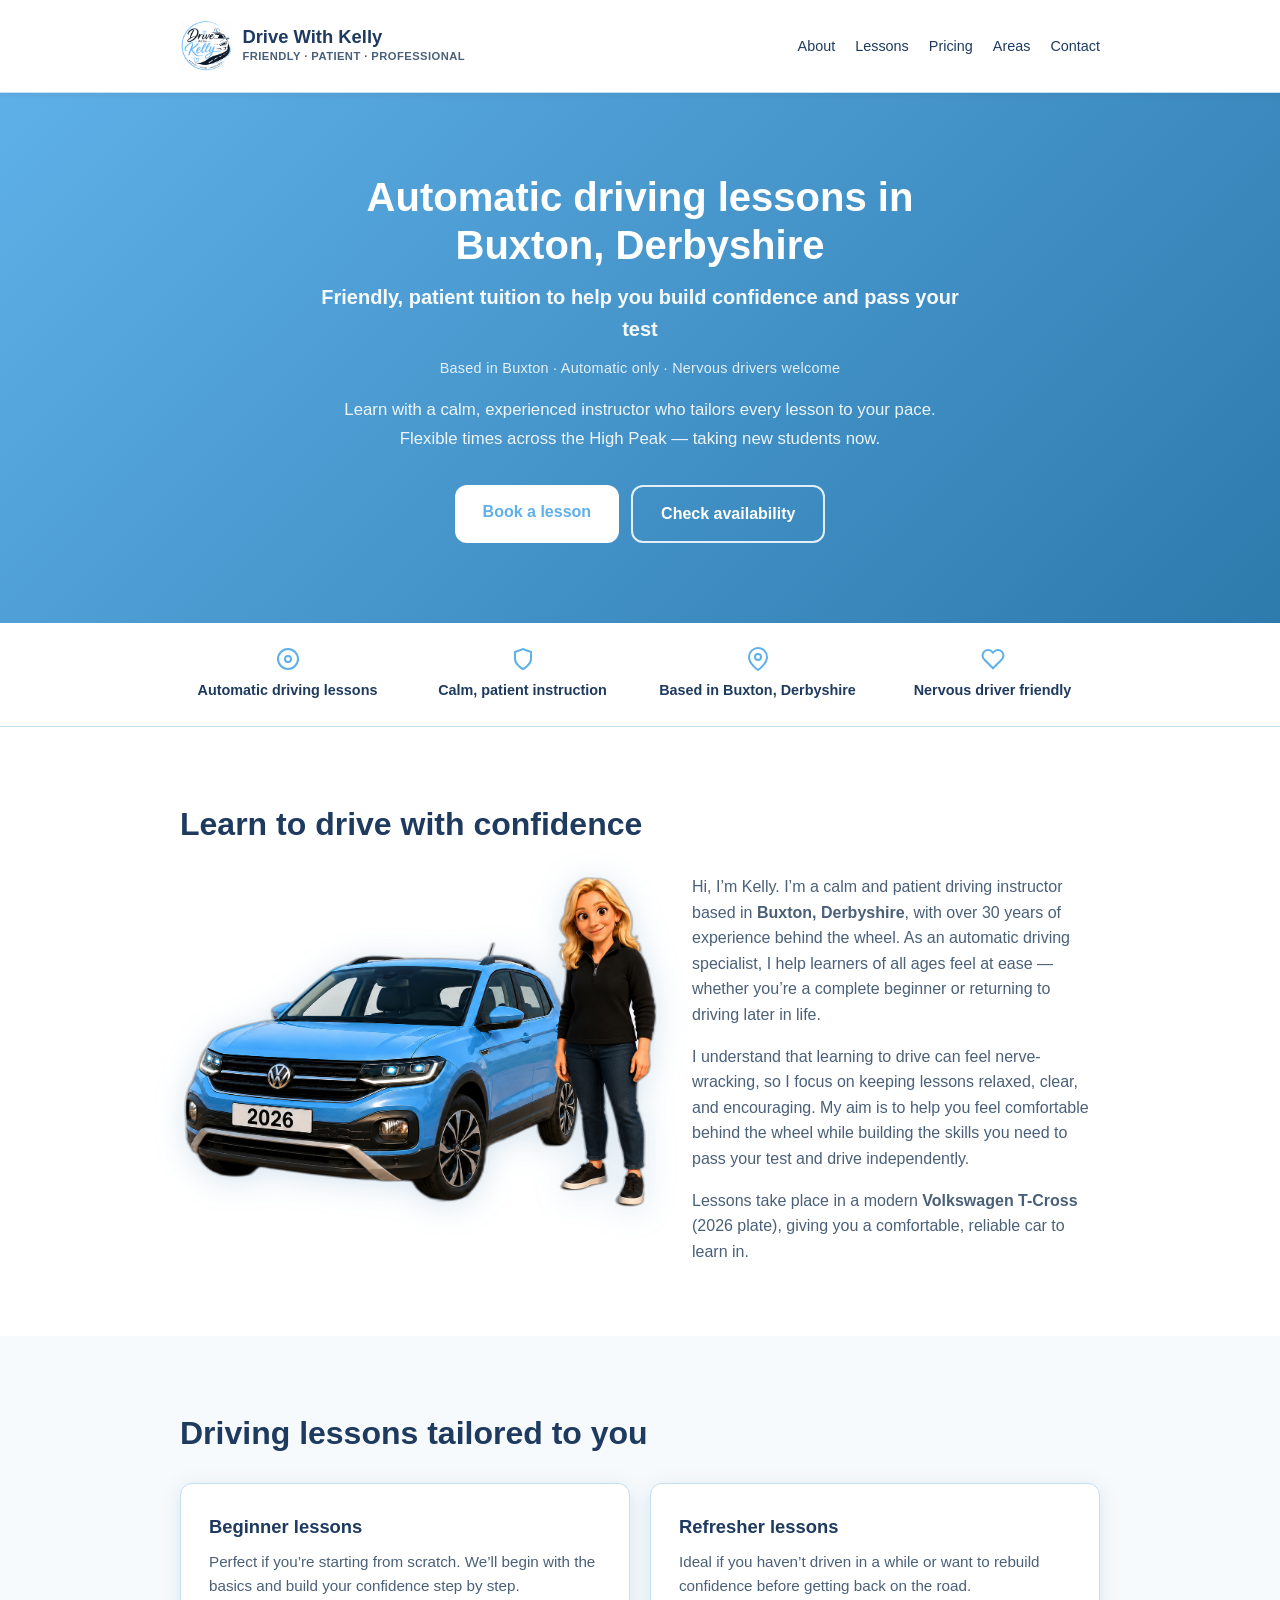
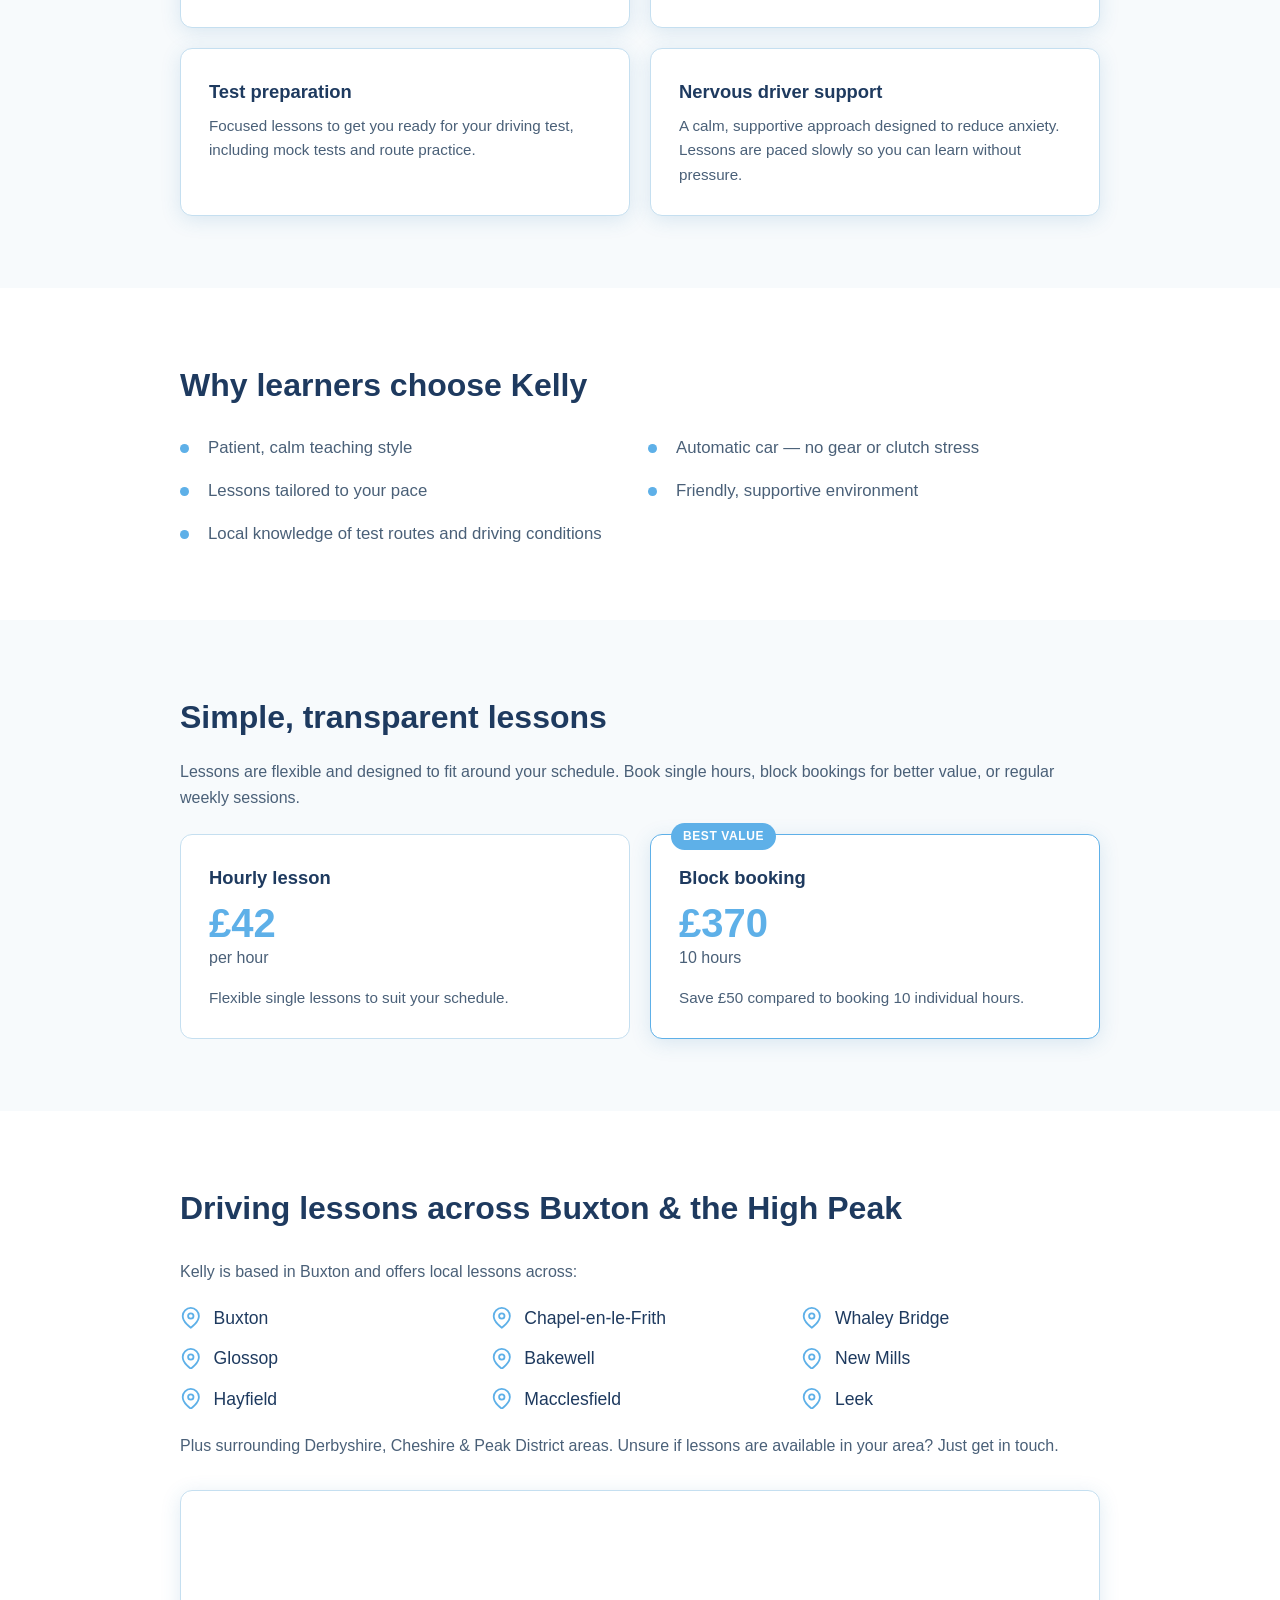
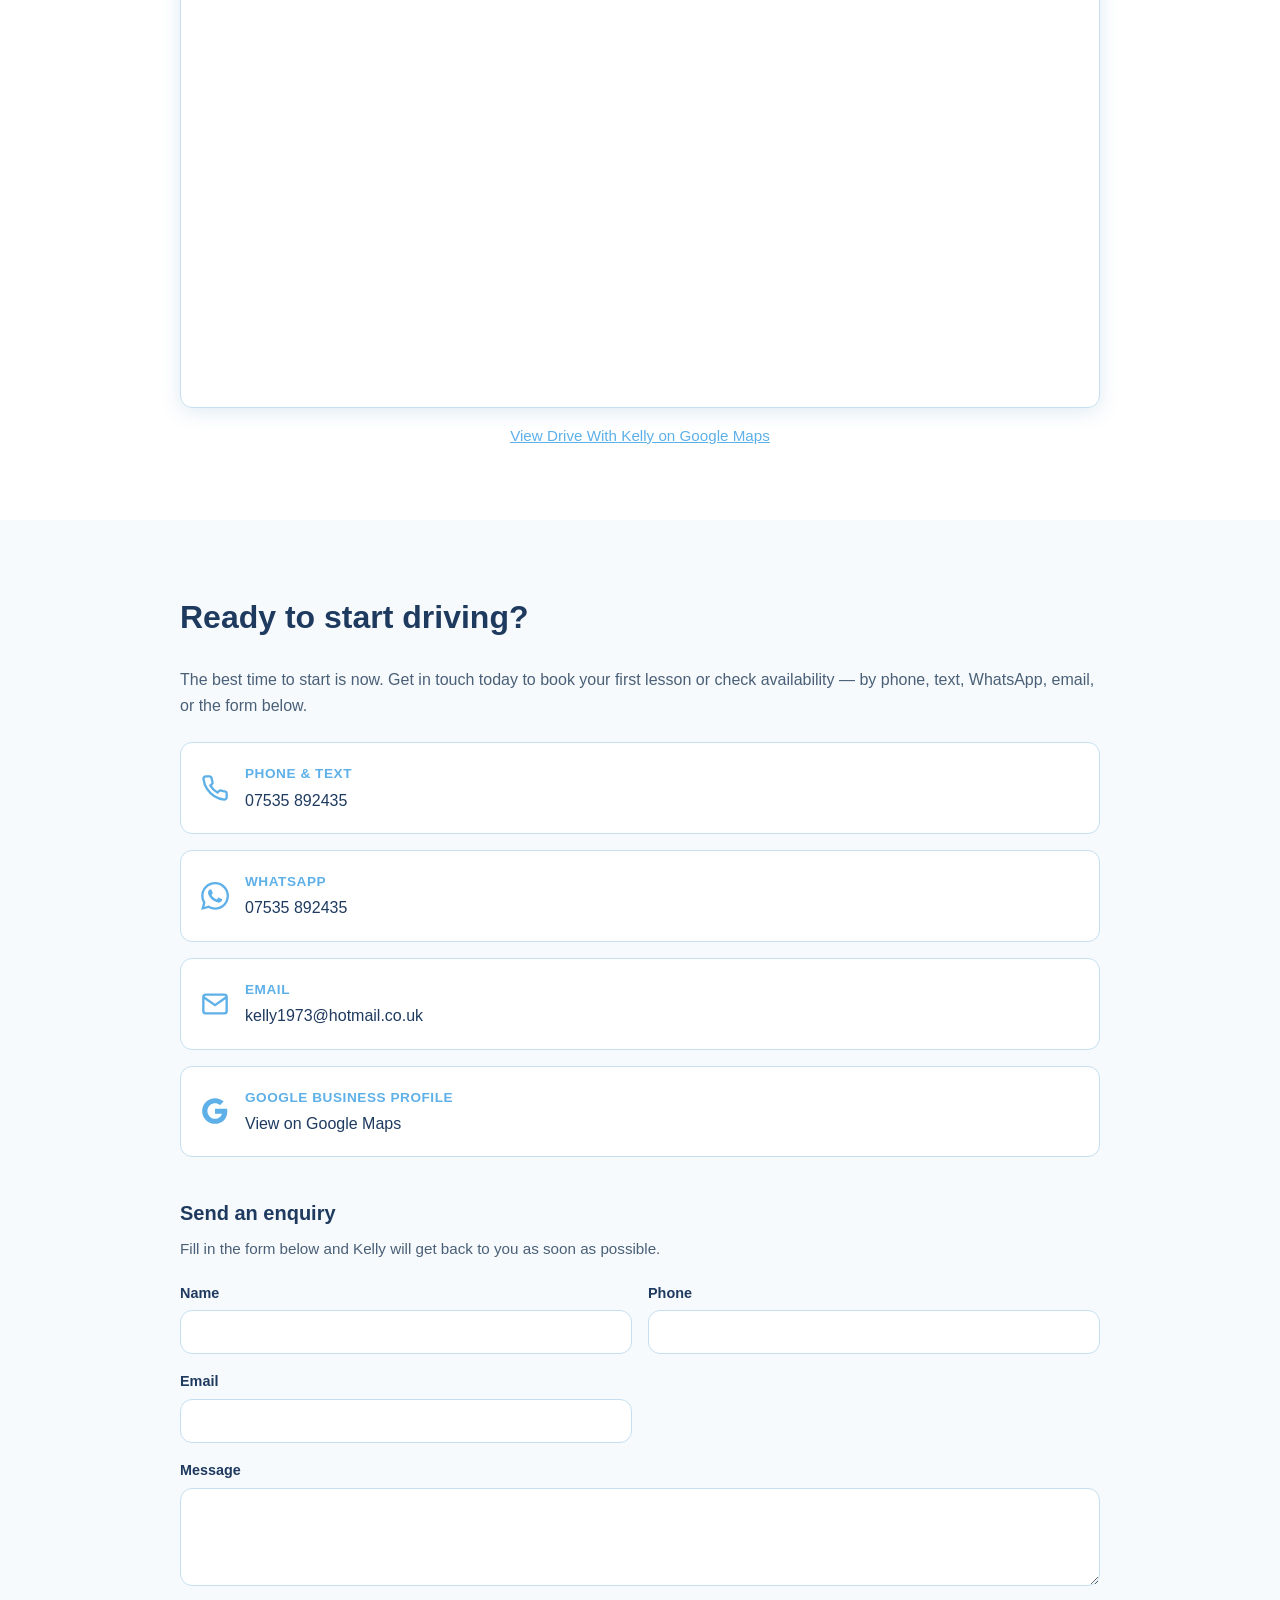
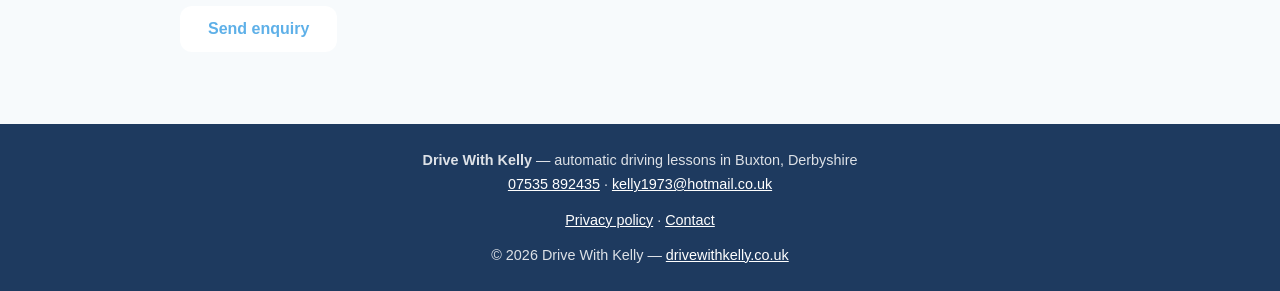
<file: index.html>
<!DOCTYPE html>
<html lang="en-GB">
<head>
  <meta charset="UTF-8">
  <meta name="viewport" content="width=device-width, initial-scale=1.0">
  <meta name="description" content="Automatic driving lessons in Buxton, Derbyshire with a friendly, patient instructor. Learn to drive confidently in a modern VW T-Cross — taking new students now.">
  <meta name="robots" content="index, follow">
  <title>Automatic Driving Lessons Buxton &amp; Derbyshire | Drive With Kelly</title>
  <link rel="canonical" href="https://drivewithkelly.co.uk/">
  <meta name="theme-color" content="#5eb0e8">

  <!-- Open Graph -->
  <meta property="og:type" content="website">
  <meta property="og:locale" content="en_GB">
  <meta property="og:site_name" content="Drive With Kelly">
  <meta property="og:title" content="Automatic Driving Lessons Buxton &amp; Derbyshire | Drive With Kelly">
  <meta property="og:description" content="Automatic driving lessons in Buxton, Derbyshire with a friendly, patient instructor. Modern VW T-Cross, flexible times — taking new students now.">
  <meta property="og:url" content="https://drivewithkelly.co.uk/">
  <meta property="og:image" content="https://drivewithkelly.co.uk/assets/kelly-and-car-og.jpg">
  <meta property="og:image:alt" content="Kelly, driving instructor, beside her blue Volkswagen T-Cross">

  <!-- Twitter Card -->
  <meta name="twitter:card" content="summary_large_image">
  <meta name="twitter:title" content="Automatic Driving Lessons Buxton &amp; Derbyshire | Drive With Kelly">
  <meta name="twitter:description" content="Automatic driving lessons in Buxton, Derbyshire with a friendly, patient instructor. Modern VW T-Cross, flexible times — taking new students now.">
  <meta name="twitter:image" content="https://drivewithkelly.co.uk/assets/kelly-and-car-og.jpg">
  <meta name="twitter:image:alt" content="Kelly, driving instructor, beside her blue Volkswagen T-Cross">

  <link rel="icon" href="favicon.svg" type="image/svg+xml">
  <link rel="apple-touch-icon" href="assets/logo-circle.jpg">
  <link rel="stylesheet" href="css/styles.css">

  <script type="application/ld+json">
  {
    "@context": "https://schema.org",
    "@graph": [
      {
        "@type": "WebSite",
        "@id": "https://drivewithkelly.co.uk/#website",
        "url": "https://drivewithkelly.co.uk/",
        "name": "Drive With Kelly",
        "description": "Automatic driving lessons in Buxton, Derbyshire.",
        "inLanguage": "en-GB",
        "publisher": { "@id": "https://drivewithkelly.co.uk/#business" }
      },
      {
        "@type": "DrivingSchool",
        "@id": "https://drivewithkelly.co.uk/#business",
        "name": "Drive With Kelly",
        "url": "https://drivewithkelly.co.uk/",
        "image": "https://drivewithkelly.co.uk/assets/kelly-and-car-og.jpg",
        "logo": "https://drivewithkelly.co.uk/assets/logo-circle.jpg",
        "description": "Automatic driving lessons with a calm, patient instructor based in Buxton, Derbyshire.",
        "telephone": "+447535892435",
        "email": "kelly1973@hotmail.co.uk",
        "sameAs": [
          "https://www.google.com/maps/place/Drive+With+Kelly/@53.1184681,-2.138603,9z/data=!3m1!4b1!4m6!3m5!1s0x2b0ea656d207804f:0x93e9efdf19890e57!8m2!3d53.1184681!4d-2.138603!16s%2Fg%2F11z9g590zz"
        ],
        "priceRange": "£42",
        "address": {
          "@type": "PostalAddress",
          "addressLocality": "Buxton",
          "addressRegion": "Derbyshire",
          "addressCountry": "GB"
        },
        "currenciesAccepted": "GBP",
        "paymentAccepted": "Cash, Bank transfer",
        "areaServed": [
          { "@type": "City", "name": "Buxton", "containedInPlace": { "@type": "AdministrativeArea", "name": "Derbyshire" } },
          { "@type": "City", "name": "Chapel-en-le-Frith" },
          { "@type": "City", "name": "Whaley Bridge" },
          { "@type": "City", "name": "Glossop" },
          { "@type": "City", "name": "Bakewell" },
          { "@type": "City", "name": "New Mills" },
          { "@type": "City", "name": "Hayfield" },
          { "@type": "City", "name": "Macclesfield" },
          { "@type": "City", "name": "Leek" },
          { "@type": "AdministrativeArea", "name": "Derbyshire", "containedInPlace": { "@type": "Country", "name": "United Kingdom" } },
          { "@type": "AdministrativeArea", "name": "High Peak", "containedInPlace": { "@type": "AdministrativeArea", "name": "Derbyshire" } }
        ],
        "geo": {
          "@type": "GeoCircle",
          "geoMidpoint": {
            "@type": "GeoCoordinates",
            "latitude": 53.259,
            "longitude": -1.914
          },
          "geoRadius": 25000
        },
        "hasOfferCatalog": {
          "@type": "OfferCatalog",
          "name": "Driving lesson prices",
          "itemListElement": [
            {
              "@type": "Offer",
              "itemOffered": {
                "@type": "Service",
                "name": "Hourly automatic driving lesson",
                "description": "Flexible single automatic driving lessons."
              },
              "price": "42",
              "priceCurrency": "GBP"
            },
            {
              "@type": "Offer",
              "itemOffered": {
                "@type": "Service",
                "name": "10-hour block booking",
                "description": "Ten hours of automatic driving lessons at a reduced rate."
              },
              "price": "370",
              "priceCurrency": "GBP"
            }
          ]
        }
      }
    ]
  }
  </script>
</head>
<body>
  <header class="site-header">
    <div class="container header-inner">
      <a href="https://drivewithkelly.co.uk/" class="logo">
        <img src="assets/logo-circle.jpg" alt="Drive With Kelly logo" width="72" height="72" class="logo-mark">
        <span class="logo-text">
          <span class="logo-name">Drive With Kelly</span>
          <span class="logo-tagline">Friendly · Patient · Professional</span>
        </span>
      </a>
      <nav aria-label="Main navigation">
        <ul class="nav-list">
          <li><a href="#about">About</a></li>
          <li><a href="#lessons">Lessons</a></li>
          <li><a href="#pricing">Pricing</a></li>
          <li><a href="#areas">Areas</a></li>
          <li><a href="#contact">Contact</a></li>
        </ul>
      </nav>
    </div>
  </header>

  <main>
    <section class="hero" aria-labelledby="hero-heading">
      <div class="container hero-inner">
        <div class="hero-content">
          <h1 id="hero-heading">Automatic driving lessons in Buxton, Derbyshire</h1>
          <p class="hero-tagline">Friendly, patient tuition to help you build confidence and pass your test</p>
          <p class="hero-meta">Based in Buxton · Automatic only · Nervous drivers welcome</p>
          <p class="hero-intro">Learn with a calm, experienced instructor who tailors every lesson to your pace. Flexible times across the High Peak — taking new students now.</p>
          <div class="hero-actions">
            <a href="#contact" class="btn btn-primary">Book a lesson</a>
            <a href="#contact" class="btn btn-secondary">Check availability</a>
          </div>
        </div>
      </div>
    </section>

    <section class="trust-bar" aria-label="Why choose Drive With Kelly">
      <div class="container">
        <ul class="trust-bar-list">
          <li>
            <svg class="icon" aria-hidden="true" viewBox="0 0 24 24" fill="none" stroke="currentColor" stroke-width="2"><circle cx="12" cy="12" r="10"/><circle cx="12" cy="12" r="3"/></svg>
            <span>Automatic driving lessons</span>
          </li>
          <li>
            <svg class="icon" aria-hidden="true" viewBox="0 0 24 24" fill="none" stroke="currentColor" stroke-width="2"><path d="M12 22s8-4 8-10V5l-8-3-8 3v7c0 6 8 10 8 10z"/></svg>
            <span>Calm, patient instruction</span>
          </li>
          <li>
            <svg class="icon" aria-hidden="true" viewBox="0 0 24 24" fill="none" stroke="currentColor" stroke-width="2"><path d="M21 10c0 7-9 13-9 13s-9-6-9-13a9 9 0 0 1 18 0z"/><circle cx="12" cy="10" r="3"/></svg>
            <span>Based in Buxton, Derbyshire</span>
          </li>
          <li>
            <svg class="icon" aria-hidden="true" viewBox="0 0 24 24" fill="none" stroke="currentColor" stroke-width="2"><path d="M20.84 4.61a5.5 5.5 0 0 0-7.78 0L12 5.67l-1.06-1.06a5.5 5.5 0 0 0-7.78 7.78l1.06 1.06L12 21.23l7.78-7.78 1.06-1.06a5.5 5.5 0 0 0 0-7.78z"/></svg>
            <span>Nervous driver friendly</span>
          </li>
        </ul>
      </div>
    </section>

    <section id="about" class="section about" aria-labelledby="about-heading">
      <div class="container">
        <h2 id="about-heading">Learn to drive with confidence</h2>
        <div class="about-grid">
          <img
            src="assets/kelly-and-car.png"
            alt="Kelly, driving instructor, standing beside her blue Volkswagen T-Cross"
            class="about-photo"
            width="1284"
            height="897"
          >
          <div class="about-content">
            <p>Hi, I&rsquo;m Kelly. I&rsquo;m a calm and patient driving instructor based in <strong>Buxton, Derbyshire</strong>, with over 30 years of experience behind the wheel. As an automatic driving specialist, I help learners of all ages feel at ease — whether you&rsquo;re a complete beginner or returning to driving later in life.</p>
            <p>I understand that learning to drive can feel nerve-wracking, so I focus on keeping lessons relaxed, clear, and encouraging. My aim is to help you feel comfortable behind the wheel while building the skills you need to pass your test and drive independently.</p>
            <p>Lessons take place in a modern <strong>Volkswagen T-Cross</strong> (2026 plate), giving you a comfortable, reliable car to learn in.</p>
          </div>
        </div>
      </div>
    </section>

    <section id="lessons" class="section lessons" aria-labelledby="lessons-heading">
      <div class="container">
        <h2 id="lessons-heading">Driving lessons tailored to you</h2>
        <div class="lessons-grid">
          <article class="lesson-card">
            <h3>Beginner lessons</h3>
            <p>Perfect if you&rsquo;re starting from scratch. We&rsquo;ll begin with the basics and build your confidence step by step.</p>
          </article>
          <article class="lesson-card">
            <h3>Refresher lessons</h3>
            <p>Ideal if you haven&rsquo;t driven in a while or want to rebuild confidence before getting back on the road.</p>
          </article>
          <article class="lesson-card">
            <h3>Test preparation</h3>
            <p>Focused lessons to get you ready for your driving test, including mock tests and route practice.</p>
          </article>
          <article class="lesson-card">
            <h3>Nervous driver support</h3>
            <p>A calm, supportive approach designed to reduce anxiety. Lessons are paced slowly so you can learn without pressure.</p>
          </article>
        </div>
      </div>
    </section>

    <section id="why-choose" class="section why-choose" aria-labelledby="why-choose-heading">
      <div class="container">
        <h2 id="why-choose-heading">Why learners choose Kelly</h2>
        <ul class="why-choose-list">
          <li>Patient, calm teaching style</li>
          <li>Automatic car — no gear or clutch stress</li>
          <li>Lessons tailored to your pace</li>
          <li>Friendly, supportive environment</li>
          <li>Local knowledge of test routes and driving conditions</li>
        </ul>
      </div>
    </section>

    <section id="pricing" class="section pricing" aria-labelledby="pricing-heading">
      <div class="container">
        <h2 id="pricing-heading">Simple, transparent lessons</h2>
        <p class="pricing-intro">Lessons are flexible and designed to fit around your schedule. Book single hours, block bookings for better value, or regular weekly sessions.</p>
        <div class="pricing-grid">
          <article class="pricing-card">
            <h3>Hourly lesson</h3>
            <p class="price">&pound;42</p>
            <p class="price-detail">per hour</p>
            <p>Flexible single lessons to suit your schedule.</p>
          </article>
          <article class="pricing-card pricing-card--featured">
            <p class="pricing-badge">Best value</p>
            <h3>Block booking</h3>
            <p class="price">&pound;370</p>
            <p class="price-detail">10 hours</p>
            <p>Save &pound;50 compared to booking 10 individual hours.</p>
          </article>
        </div>
      </div>
    </section>

    <section id="areas" class="section areas" aria-labelledby="areas-heading">
      <div class="container">
        <h2 id="areas-heading">Driving lessons across Buxton &amp; the High Peak</h2>
        <p class="areas-intro">Kelly is based in Buxton and offers local lessons across:</p>
        <ul class="areas-list">
          <li>
            <svg class="icon" aria-hidden="true" viewBox="0 0 24 24" fill="none" stroke="currentColor" stroke-width="2"><path d="M21 10c0 7-9 13-9 13s-9-6-9-13a9 9 0 0 1 18 0z"/><circle cx="12" cy="10" r="3"/></svg>
            Buxton
          </li>
          <li>
            <svg class="icon" aria-hidden="true" viewBox="0 0 24 24" fill="none" stroke="currentColor" stroke-width="2"><path d="M21 10c0 7-9 13-9 13s-9-6-9-13a9 9 0 0 1 18 0z"/><circle cx="12" cy="10" r="3"/></svg>
            Chapel-en-le-Frith
          </li>
          <li>
            <svg class="icon" aria-hidden="true" viewBox="0 0 24 24" fill="none" stroke="currentColor" stroke-width="2"><path d="M21 10c0 7-9 13-9 13s-9-6-9-13a9 9 0 0 1 18 0z"/><circle cx="12" cy="10" r="3"/></svg>
            Whaley Bridge
          </li>
          <li>
            <svg class="icon" aria-hidden="true" viewBox="0 0 24 24" fill="none" stroke="currentColor" stroke-width="2"><path d="M21 10c0 7-9 13-9 13s-9-6-9-13a9 9 0 0 1 18 0z"/><circle cx="12" cy="10" r="3"/></svg>
            Glossop
          </li>
          <li>
            <svg class="icon" aria-hidden="true" viewBox="0 0 24 24" fill="none" stroke="currentColor" stroke-width="2"><path d="M21 10c0 7-9 13-9 13s-9-6-9-13a9 9 0 0 1 18 0z"/><circle cx="12" cy="10" r="3"/></svg>
            Bakewell
          </li>
          <li>
            <svg class="icon" aria-hidden="true" viewBox="0 0 24 24" fill="none" stroke="currentColor" stroke-width="2"><path d="M21 10c0 7-9 13-9 13s-9-6-9-13a9 9 0 0 1 18 0z"/><circle cx="12" cy="10" r="3"/></svg>
            New Mills
          </li>
          <li>
            <svg class="icon" aria-hidden="true" viewBox="0 0 24 24" fill="none" stroke="currentColor" stroke-width="2"><path d="M21 10c0 7-9 13-9 13s-9-6-9-13a9 9 0 0 1 18 0z"/><circle cx="12" cy="10" r="3"/></svg>
            Hayfield
          </li>
          <li>
            <svg class="icon" aria-hidden="true" viewBox="0 0 24 24" fill="none" stroke="currentColor" stroke-width="2"><path d="M21 10c0 7-9 13-9 13s-9-6-9-13a9 9 0 0 1 18 0z"/><circle cx="12" cy="10" r="3"/></svg>
            Macclesfield
          </li>
          <li>
            <svg class="icon" aria-hidden="true" viewBox="0 0 24 24" fill="none" stroke="currentColor" stroke-width="2"><path d="M21 10c0 7-9 13-9 13s-9-6-9-13a9 9 0 0 1 18 0z"/><circle cx="12" cy="10" r="3"/></svg>
            Leek
          </li>
        </ul>
        <p class="areas-outro">Plus surrounding Derbyshire, Cheshire &amp; Peak District areas. Unsure if lessons are available in your area? Just get in touch.</p>
        <div class="map-embed">
          <iframe
            src="https://www.google.com/maps/embed?pb=!1m18!1m12!1m3!1d38509.85478902458!2d-1.9448156845702965!3d53.257949979462!2m3!1f0!2f0!3f0!3m2!1i1024!2i768!4f13.1!3m3!1m2!1s0x487a0c513f8f6ed1%3A0x2aba3a92830267b8!2sBuxton%2C%20UK!5e0!3m2!1sen!2suk!4v1730000000000!5m2!1sen!2suk"
            title="Map showing Buxton, Derbyshire — base for Drive With Kelly driving lessons"
            loading="lazy"
            referrerpolicy="no-referrer-when-downgrade"
            allowfullscreen
          ></iframe>
        </div>
        <p class="map-embed-link">
          <a href="https://www.google.com/maps/place/Drive+With+Kelly/@53.1184681,-2.138603,9z/data=!3m1!4b1!4m6!3m5!1s0x2b0ea656d207804f:0x93e9efdf19890e57!8m2!3d53.1184681!4d-2.138603!16s%2Fg%2F11z9g590zz" target="_blank" rel="noopener noreferrer">View Drive With Kelly on Google Maps</a>
        </p>
      </div>
    </section>

    <section id="contact" class="section contact" aria-labelledby="contact-heading">
      <div class="container">
        <h2 id="contact-heading">Ready to start driving?</h2>
        <p class="contact-intro">The best time to start is now. Get in touch today to book your first lesson or check availability — by phone, text, WhatsApp, email, or the form below.</p>
        <ul class="contact-list">
          <li>
            <a href="tel:07535892435" class="contact-link">
              <svg class="icon" aria-hidden="true" viewBox="0 0 24 24" fill="none" stroke="currentColor" stroke-width="2"><path d="M22 16.92v3a2 2 0 0 1-2.18 2 19.79 19.79 0 0 1-8.63-3.07 19.5 19.5 0 0 1-6-6 19.79 19.79 0 0 1-3.07-8.67A2 2 0 0 1 4.11 2h3a2 2 0 0 1 2 1.72c.127.96.361 1.903.7 2.81a2 2 0 0 1-.45 2.11L8.09 9.91a16 16 0 0 0 6 6l1.27-1.27a2 2 0 0 1 2.11-.45c.907.339 1.85.573 2.81.7A2 2 0 0 1 22 16.92z"/></svg>
              <span>
                <strong>Phone &amp; text</strong>
                07535 892435
              </span>
            </a>
          </li>
          <li>
            <a href="https://wa.me/447535892435" class="contact-link" target="_blank" rel="noopener noreferrer">
              <svg class="icon" aria-hidden="true" viewBox="0 0 24 24" fill="currentColor"><path d="M17.472 14.382c-.297-.149-1.758-.867-2.03-.967-.273-.099-.471-.148-.67.15-.197.297-.767.966-.94 1.164-.173.199-.347.223-.644.075-.297-.15-1.255-.463-2.39-1.475-.883-.788-1.48-1.761-1.653-2.059-.173-.297-.018-.458.13-.606.134-.133.298-.347.446-.52.149-.174.198-.298.298-.497.099-.198.05-.371-.025-.52-.075-.149-.669-1.612-.916-2.207-.242-.579-.487-.5-.669-.51-.173-.008-.371-.01-.57-.01-.198 0-.52.074-.792.372-.272.297-1.04 1.016-1.04 2.479 0 1.462 1.065 2.875 1.213 3.074.149.198 2.096 3.2 5.077 4.487.709.306 1.262.489 1.694.625.712.227 1.36.195 1.871.118.571-.085 1.758-.719 2.006-1.413.248-.694.248-1.289.173-1.413-.074-.124-.272-.198-.57-.347m-5.421 7.403h-.004a9.87 9.87 0 0 1-5.031-1.378l-.361-.214-3.741.982.998-3.648-.235-.374a9.86 9.86 0 0 1-1.51-5.26c.001-5.45 4.436-9.884 9.888-9.884 2.64 0 5.122 1.03 6.988 2.898a9.825 9.825 0 0 1 2.893 6.994c-.003 5.45-4.435 9.884-9.885 9.884m8.413-18.297A11.815 11.815 0 0 0 12.05 0C5.495 0 .16 5.335.157 11.892c0 2.096.547 4.142 1.588 5.945L.057 24l6.305-1.654a11.882 11.882 0 0 0 5.683 1.448h.005c6.554 0 11.89-5.335 11.893-11.893a11.821 11.821 0 0 0-3.48-8.413z"/></svg>
              <span>
                <strong>WhatsApp</strong>
                07535 892435
              </span>
            </a>
          </li>
          <li>
            <a href="mailto:kelly1973@hotmail.co.uk" class="contact-link">
              <svg class="icon" aria-hidden="true" viewBox="0 0 24 24" fill="none" stroke="currentColor" stroke-width="2"><path d="M4 4h16c1.1 0 2 .9 2 2v12c0 1.1-.9 2-2 2H4c-1.1 0-2-.9-2-2V6c0-1.1.9-2 2-2z"/><polyline points="22,6 12,13 2,6"/></svg>
              <span>
                <strong>Email</strong>
                kelly1973@hotmail.co.uk
              </span>
            </a>
          </li>
          <li>
            <a href="https://www.google.com/maps/place/Drive+With+Kelly/@53.1184681,-2.138603,9z/data=!3m1!4b1!4m6!3m5!1s0x2b0ea656d207804f:0x93e9efdf19890e57!8m2!3d53.1184681!4d-2.138603!16s%2Fg%2F11z9g590zz" class="contact-link" target="_blank" rel="noopener noreferrer" id="google-business-profile">
              <svg class="icon" aria-hidden="true" viewBox="0 0 24 24" fill="currentColor"><path d="M22.56 12.25c0-.78-.07-1.53-.2-2.25H12v4.26h5.92a5.06 5.06 0 0 1-2.2 3.32v2.77h3.57c2.08-1.92 3.28-4.74 3.28-8.1z"/><path d="M12 23c2.97 0 5.46-.98 7.28-2.66l-3.57-2.77c-.98.66-2.23 1.06-3.71 1.06-2.86 0-5.29-1.93-6.16-4.53H2.18v2.84C3.99 20.53 7.7 23 12 23z"/><path d="M5.84 14.09c-.22-.66-.35-1.36-.35-2.09s.13-1.43.35-2.09V7.07H2.18C1.43 8.55 1 10.22 1 12s.43 3.45 1.18 4.93l2.85-2.22.81-.62z"/><path d="M12 5.38c1.62 0 3.06.56 4.21 1.64l3.15-3.15C17.45 2.09 14.97 1 12 1 7.7 1 3.99 3.47 2.18 7.07l3.66 2.84c.87-2.6 3.3-4.53 6.16-4.53z"/></svg>
              <span>
                <strong>Google Business Profile</strong>
                View on Google Maps
              </span>
            </a>
          </li>
        </ul>

        <h3 class="contact-form-heading">Send an enquiry</h3>
        <p class="contact-form-intro">Fill in the form below and Kelly will get back to you as soon as possible.</p>
        <form action="https://formspree.io/f/xpqgdjbv" method="POST" class="contact-form">
          <input type="text" name="_gotcha" class="contact-form-honeypot" tabindex="-1" autocomplete="off" aria-hidden="true">
          <div class="contact-form-field">
            <label for="contact-name">Name</label>
            <input type="text" id="contact-name" name="name" required autocomplete="name">
          </div>
          <div class="contact-form-field">
            <label for="contact-phone">Phone</label>
            <input type="tel" id="contact-phone" name="phone" required autocomplete="tel">
          </div>
          <div class="contact-form-field">
            <label for="contact-email">Email</label>
            <input type="email" id="contact-email" name="email" required autocomplete="email">
          </div>
          <div class="contact-form-field contact-form-field--full">
            <label for="contact-message">Message</label>
            <textarea id="contact-message" name="message" rows="4" required></textarea>
          </div>
          <button type="submit" class="btn btn-primary contact-form-submit">Send enquiry</button>
        </form>
      </div>
    </section>
  </main>

  <footer class="site-footer">
    <div class="container">
      <p class="footer-nap">
        <strong>Drive With Kelly</strong> &mdash; automatic driving lessons in Buxton, Derbyshire<br>
        <a href="tel:07535892435">07535 892435</a> &middot;
        <a href="mailto:kelly1973@hotmail.co.uk">kelly1973@hotmail.co.uk</a>
      </p>
      <p class="footer-links">
        <a href="privacy.html">Privacy policy</a> &middot;
        <a href="#contact">Contact</a>
      </p>
      <p>&copy; 2026 Drive With Kelly &mdash; <a href="https://drivewithkelly.co.uk">drivewithkelly.co.uk</a></p>
    </div>
  </footer>
</body>
</html>
</file>
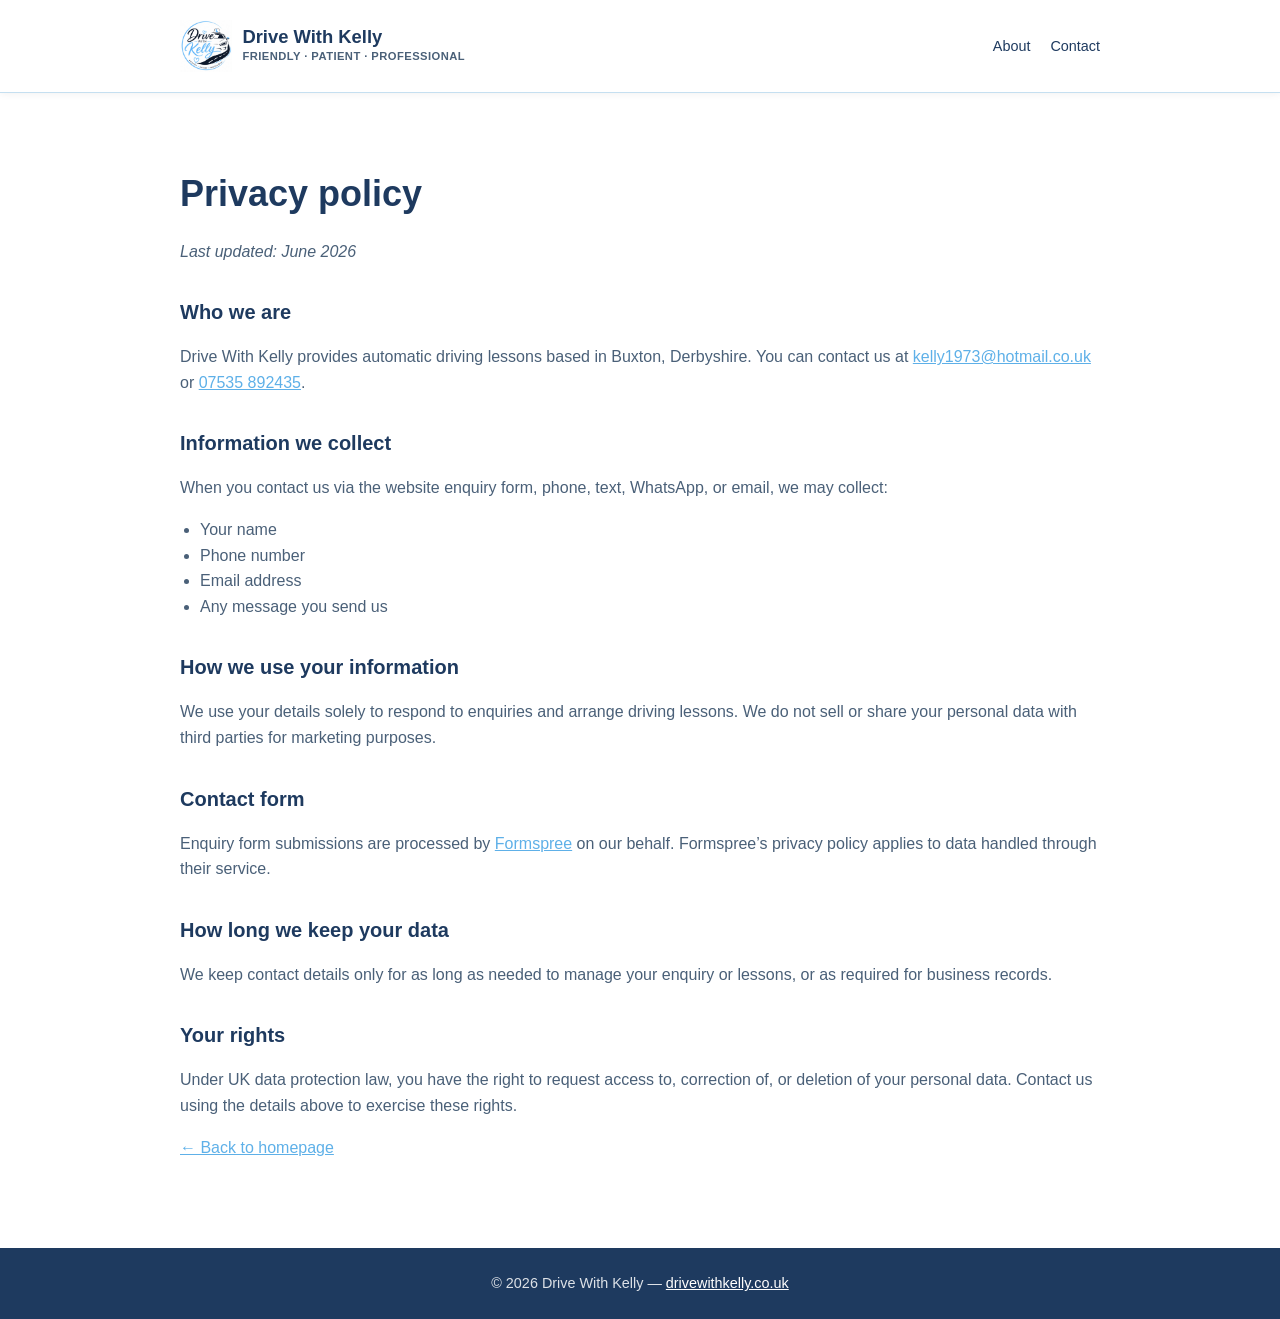
<file: privacy.html>
<!DOCTYPE html>
<html lang="en-GB">
<head>
  <meta charset="UTF-8">
  <meta name="viewport" content="width=device-width, initial-scale=1.0">
  <meta name="description" content="Privacy policy for Drive With Kelly — automatic driving lessons in Buxton, Derbyshire.">
  <meta name="robots" content="noindex, follow">
  <title>Privacy Policy | Drive With Kelly</title>
  <link rel="canonical" href="https://drivewithkelly.co.uk/privacy.html">
  <link rel="icon" href="favicon.svg" type="image/svg+xml">
  <link rel="stylesheet" href="css/styles.css">
</head>
<body>
  <header class="site-header">
    <div class="container header-inner">
      <a href="https://drivewithkelly.co.uk/" class="logo">
        <img src="assets/logo-circle.jpg" alt="Drive With Kelly logo" width="72" height="72" class="logo-mark">
        <span class="logo-text">
          <span class="logo-name">Drive With Kelly</span>
          <span class="logo-tagline">Friendly · Patient · Professional</span>
        </span>
      </a>
      <nav aria-label="Main navigation">
        <ul class="nav-list">
          <li><a href="index.html#about">About</a></li>
          <li><a href="index.html#contact">Contact</a></li>
        </ul>
      </nav>
    </div>
  </header>

  <main>
    <section class="section">
      <div class="container legal-content">
        <h1>Privacy policy</h1>
        <p><em>Last updated: June 2026</em></p>

        <h2>Who we are</h2>
        <p>Drive With Kelly provides automatic driving lessons based in Buxton, Derbyshire. You can contact us at <a href="mailto:kelly1973@hotmail.co.uk">kelly1973@hotmail.co.uk</a> or <a href="tel:07535892435">07535 892435</a>.</p>

        <h2>Information we collect</h2>
        <p>When you contact us via the website enquiry form, phone, text, WhatsApp, or email, we may collect:</p>
        <ul>
          <li>Your name</li>
          <li>Phone number</li>
          <li>Email address</li>
          <li>Any message you send us</li>
        </ul>

        <h2>How we use your information</h2>
        <p>We use your details solely to respond to enquiries and arrange driving lessons. We do not sell or share your personal data with third parties for marketing purposes.</p>

        <h2>Contact form</h2>
        <p>Enquiry form submissions are processed by <a href="https://formspree.io" target="_blank" rel="noopener noreferrer">Formspree</a> on our behalf. Formspree&rsquo;s privacy policy applies to data handled through their service.</p>

        <h2>How long we keep your data</h2>
        <p>We keep contact details only for as long as needed to manage your enquiry or lessons, or as required for business records.</p>

        <h2>Your rights</h2>
        <p>Under UK data protection law, you have the right to request access to, correction of, or deletion of your personal data. Contact us using the details above to exercise these rights.</p>

        <p><a href="index.html">&larr; Back to homepage</a></p>
      </div>
    </section>
  </main>

  <footer class="site-footer">
    <div class="container">
      <p>&copy; 2026 Drive With Kelly &mdash; <a href="https://drivewithkelly.co.uk">drivewithkelly.co.uk</a></p>
    </div>
  </footer>
</body>
</html>
</file>
<file: css/styles.css>
/* Drive With Kelly — mobile-first styles */

:root {
  --color-primary: #5eb0e8;
  --color-primary-dark: #2d7aad;
  --color-primary-light: #e8f4fc;
  --color-text: #1e3a5f;
  --color-text-muted: #4a6078;
  --color-bg: #ffffff;
  --color-bg-alt: #f7fafc;
  --color-border: #c5dff0;
  --font-sans: -apple-system, BlinkMacSystemFont, "Segoe UI", Roboto, Oxygen, Ubuntu, Cantarell, sans-serif;
  --radius: 12px;
  --shadow: 0 4px 20px rgba(46, 122, 173, 0.15);
  --max-width: 960px;
}

*,
*::before,
*::after {
  box-sizing: border-box;
}

html {
  scroll-behavior: smooth;
}

body {
  margin: 0;
  font-family: var(--font-sans);
  font-size: 1rem;
  line-height: 1.6;
  color: var(--color-text);
  background: var(--color-bg);
}

img {
  max-width: 100%;
  height: auto;
  display: block;
}

a {
  color: var(--color-primary);
}

.container {
  width: 100%;
  max-width: var(--max-width);
  margin: 0 auto;
  padding: 0 1.25rem;
}

/* Header */

.site-header {
  position: sticky;
  top: 0;
  z-index: 100;
  background: var(--color-bg);
  border-bottom: 1px solid var(--color-border);
  box-shadow: 0 1px 8px rgba(0, 0, 0, 0.06);
}

.header-inner {
  display: flex;
  flex-direction: column;
  align-items: flex-start;
  padding-top: 1rem;
  padding-bottom: 1rem;
  gap: 0.75rem;
}

.header-inner nav {
  width: 100%;
}

.logo {
  display: flex;
  align-items: center;
  gap: 0.65rem;
  text-decoration: none;
  flex-shrink: 0;
  min-width: 0;
}

.logo-mark {
  width: 2.75rem;
  height: 2.75rem;
  flex-shrink: 0;
  object-fit: contain;
}

.logo-text {
  display: flex;
  flex-direction: column;
  gap: 0.1rem;
  min-width: 0;
}

.logo-name {
  font-size: 1rem;
  font-weight: 700;
  line-height: 1.15;
  color: var(--color-text);
  white-space: nowrap;
}

.logo-tagline {
  font-size: 0.65rem;
  font-weight: 600;
  letter-spacing: 0.04em;
  text-transform: uppercase;
  color: var(--color-text-muted);
  white-space: nowrap;
}

@media (max-width: 420px) {
  .logo-tagline {
    display: none;
  }
}

.nav-list {
  display: flex;
  flex-wrap: wrap;
  gap: 0.35rem 1.25rem;
  list-style: none;
  margin: 0;
  padding: 0;
  width: 100%;
}

@media (max-width: 959px) {
  .nav-list {
    justify-content: flex-start;
  }
}

.nav-list a {
  color: var(--color-text);
  text-decoration: none;
  font-size: 0.9rem;
  font-weight: 500;
}

.nav-list a:hover,
.nav-list a:focus {
  color: var(--color-primary);
}

/* Hero */

.hero {
  background: linear-gradient(135deg, var(--color-primary) 0%, var(--color-primary-dark) 100%);
  color: #fff;
  padding: 3.5rem 0 4rem;
}

.hero-inner {
  display: flex;
  flex-direction: column;
  align-items: center;
  text-align: center;
}

.hero-content {
  max-width: 640px;
  margin: 0 auto;
}

.hero h1 {
  font-size: clamp(1.75rem, 5vw, 2.5rem);
  line-height: 1.2;
  margin: 0 0 0.75rem;
}

.hero-tagline {
  font-size: 1.25rem;
  font-weight: 600;
  margin: 0 0 0.75rem;
  opacity: 0.95;
}

.hero-meta {
  font-size: 0.9rem;
  font-weight: 500;
  margin: 0 0 1rem;
  opacity: 0.85;
  letter-spacing: 0.02em;
}

.hero-intro {
  font-size: 1.05rem;
  margin: 0 0 2rem;
  opacity: 0.9;
  line-height: 1.7;
}

.hero-actions {
  display: flex;
  flex-wrap: wrap;
  gap: 0.75rem;
  justify-content: center;
}

/* Buttons */

.btn {
  display: inline-block;
  padding: 0.875rem 1.75rem;
  border-radius: var(--radius);
  font-weight: 600;
  font-size: 1rem;
  text-decoration: none;
  transition: background 0.2s, transform 0.15s;
}

.btn-primary {
  background: #fff;
  color: var(--color-primary);
}

.btn-primary:hover,
.btn-primary:focus {
  background: var(--color-primary-light);
  transform: translateY(-1px);
}

.btn-secondary {
  background: transparent;
  color: #fff;
  border: 2px solid rgba(255, 255, 255, 0.85);
}

.btn-secondary:hover,
.btn-secondary:focus {
  background: rgba(255, 255, 255, 0.15);
  transform: translateY(-1px);
}

button.btn {
  border: none;
  cursor: pointer;
  font-family: inherit;
}

/* Trust bar */

.trust-bar {
  background: var(--color-bg);
  border-bottom: 1px solid var(--color-border);
  padding: 1.5rem 0;
}

.trust-bar-list {
  list-style: none;
  margin: 0;
  padding: 0;
  display: grid;
  grid-template-columns: repeat(2, 1fr);
  gap: 1rem;
}

.trust-bar-list li {
  display: flex;
  flex-direction: column;
  align-items: center;
  gap: 0.5rem;
  text-align: center;
  font-size: 0.9rem;
  font-weight: 600;
  color: var(--color-text);
}

.trust-bar-list .icon {
  width: 1.5rem;
  height: 1.5rem;
  color: var(--color-primary);
}

/* Sections */

.section {
  padding: 3.5rem 0;
}

.section:nth-child(even) {
  background: var(--color-bg-alt);
}

.section h2 {
  font-size: clamp(1.5rem, 4vw, 2rem);
  margin: 0 0 1.5rem;
  color: var(--color-text);
}

/* About */

.about-grid {
  display: grid;
  gap: 2rem;
}

.about-photo {
  width: 100%;
  max-width: 480px;
  background: transparent;
  filter: drop-shadow(0 4px 16px rgba(46, 122, 173, 0.2));
  margin: 0 auto;
}

.about-content p {
  margin: 0 0 1rem;
  color: var(--color-text-muted);
}

.about-content p:last-of-type {
  margin-bottom: 0;
}

.icon {
  width: 1.35rem;
  height: 1.35rem;
  flex-shrink: 0;
  color: var(--color-primary);
}

/* Lessons */

.lessons-grid {
  display: grid;
  gap: 1.25rem;
}

.lesson-card {
  background: var(--color-bg);
  border: 1px solid var(--color-border);
  border-radius: var(--radius);
  padding: 1.75rem;
  box-shadow: var(--shadow);
}

.lesson-card h3 {
  margin: 0 0 0.5rem;
  font-size: 1.15rem;
  color: var(--color-text);
}

.lesson-card p {
  margin: 0;
  color: var(--color-text-muted);
  font-size: 0.95rem;
}

/* Why choose */

.why-choose-list {
  list-style: none;
  margin: 0;
  padding: 0;
  display: grid;
  gap: 0.75rem;
}

.why-choose-list li {
  position: relative;
  padding-left: 1.75rem;
  font-size: 1.05rem;
  font-weight: 500;
  color: var(--color-text-muted);
}

.why-choose-list li::before {
  content: "";
  position: absolute;
  left: 0;
  top: 0.55em;
  width: 0.55rem;
  height: 0.55rem;
  background: var(--color-primary);
  border-radius: 50%;
}

/* Pricing */

.pricing-intro {
  color: var(--color-text-muted);
  margin: -0.5rem 0 1.5rem;
}

.pricing-grid {
  display: grid;
  gap: 1.25rem;
}

.pricing-card {
  background: var(--color-bg);
  border: 1px solid var(--color-border);
  border-radius: var(--radius);
  padding: 1.75rem;
  position: relative;
}

.pricing-card--featured {
  border-color: var(--color-primary);
  box-shadow: var(--shadow);
}

.pricing-badge {
  position: absolute;
  top: -0.75rem;
  left: 1.25rem;
  background: var(--color-primary);
  color: #fff;
  font-size: 0.75rem;
  font-weight: 700;
  text-transform: uppercase;
  letter-spacing: 0.05em;
  padding: 0.25rem 0.75rem;
  border-radius: 999px;
  margin: 0;
}

.pricing-card h3 {
  margin: 0 0 0.5rem;
  font-size: 1.15rem;
}

.price {
  font-size: 2.5rem;
  font-weight: 700;
  color: var(--color-primary);
  margin: 0;
  line-height: 1.1;
}

.price-detail {
  font-size: 1rem;
  color: var(--color-text-muted);
  margin: 0 0 1rem;
}

.pricing-card p:last-child {
  margin: 0;
  color: var(--color-text-muted);
  font-size: 0.95rem;
}

/* Areas */

.areas-intro {
  color: var(--color-text-muted);
  margin: 0 0 1.25rem;
}

.areas-list {
  list-style: none;
  margin: 0;
  padding: 0;
  display: grid;
  gap: 0.75rem;
}

.areas-list li {
  display: flex;
  align-items: center;
  gap: 0.75rem;
  font-size: 1.1rem;
  font-weight: 500;
}

.areas-outro {
  color: var(--color-text-muted);
  margin: 1.25rem 0 0;
}

.map-embed {
  margin-top: 2rem;
  border-radius: var(--radius);
  overflow: hidden;
  border: 1px solid var(--color-border);
  box-shadow: var(--shadow);
  aspect-ratio: 16 / 9;
}

.map-embed iframe {
  width: 100%;
  height: 100%;
  border: 0;
  display: block;
}

.map-embed-link {
  margin: 1rem 0 0;
  text-align: center;
  font-size: 0.95rem;
}

/* Contact */

.contact {
  background: var(--color-primary-light);
}

.contact-intro {
  color: var(--color-text-muted);
  margin: 0 0 1.5rem;
}

.contact-list {
  list-style: none;
  margin: 0;
  padding: 0;
  display: grid;
  gap: 1rem;
}

.contact-link {
  display: flex;
  align-items: center;
  gap: 1rem;
  background: var(--color-bg);
  border: 1px solid var(--color-border);
  border-radius: var(--radius);
  padding: 1.25rem;
  text-decoration: none;
  color: var(--color-text);
  transition: border-color 0.2s, box-shadow 0.2s;
}

.contact-link:hover,
.contact-link:focus {
  border-color: var(--color-primary);
  box-shadow: var(--shadow);
}

.contact-link .icon {
  width: 1.75rem;
  height: 1.75rem;
}

.contact-link span {
  display: flex;
  flex-direction: column;
  gap: 0.15rem;
}

.contact-link strong {
  font-size: 0.85rem;
  text-transform: uppercase;
  letter-spacing: 0.04em;
  color: var(--color-primary);
}

.contact-form-heading {
  font-size: 1.25rem;
  margin: 2.5rem 0 0.5rem;
  color: var(--color-text);
}

.contact-form-intro {
  color: var(--color-text-muted);
  margin: 0 0 1.25rem;
  font-size: 0.95rem;
}

.contact-form {
  display: grid;
  gap: 1rem;
  grid-template-columns: 1fr;
}

.contact-form-honeypot {
  position: absolute;
  left: -9999px;
  width: 1px;
  height: 1px;
  overflow: hidden;
}

.contact-form-field {
  display: flex;
  flex-direction: column;
  gap: 0.35rem;
}

.contact-form-field label {
  font-size: 0.9rem;
  font-weight: 600;
  color: var(--color-text);
}

.contact-form-field input,
.contact-form-field textarea {
  font-family: inherit;
  font-size: 1rem;
  padding: 0.75rem 1rem;
  border: 1px solid var(--color-border);
  border-radius: var(--radius);
  background: var(--color-bg);
  color: var(--color-text);
  transition: border-color 0.2s, box-shadow 0.2s;
}

.contact-form-field input:focus,
.contact-form-field textarea:focus {
  outline: none;
  border-color: var(--color-primary);
  box-shadow: 0 0 0 3px rgba(94, 176, 232, 0.25);
}

.contact-form-field textarea {
  resize: vertical;
  min-height: 6rem;
}

.contact-form-submit {
  justify-self: start;
  margin-top: 0.25rem;
}

/* Footer */

.site-footer {
  background: var(--color-text);
  color: rgba(255, 255, 255, 0.85);
  padding: 1.5rem 0;
  text-align: center;
  font-size: 0.9rem;
}

.site-footer p {
  margin: 0;
}

.footer-nap {
  margin-bottom: 0.75rem !important;
  line-height: 1.7;
}

.footer-links {
  margin-bottom: 0.75rem !important;
}

.site-footer a {
  color: #fff;
}

/* Legal pages */

.legal-content h1 {
  font-size: clamp(1.75rem, 4vw, 2.25rem);
  margin: 0 0 0.5rem;
}

.legal-content h2 {
  font-size: 1.25rem;
  margin: 2rem 0 0.75rem;
}

.legal-content p,
.legal-content li {
  color: var(--color-text-muted);
}

.legal-content ul {
  padding-left: 1.25rem;
}

/* Desktop */

@media (min-width: 768px) {
  .logo-mark {
    width: 3.25rem;
    height: 3.25rem;
  }

  .logo-name {
    font-size: 1.15rem;
  }

  .logo-tagline {
    font-size: 0.7rem;
  }

  .hero {
    padding: 5rem 0;
  }

  .section {
    padding: 4.5rem 0;
  }

  .about-grid {
    grid-template-columns: auto 1fr;
    align-items: start;
  }

  .about-photo {
    margin: 0;
  }

  .trust-bar-list {
    grid-template-columns: repeat(4, 1fr);
    gap: 1.25rem;
  }

  .lessons-grid {
    grid-template-columns: repeat(2, 1fr);
  }

  .why-choose-list {
    grid-template-columns: repeat(2, 1fr);
    gap: 1rem;
  }

  .pricing-grid {
    grid-template-columns: 1fr 1fr;
  }

  .areas-list {
    grid-template-columns: repeat(3, 1fr);
  }

  .contact-form {
    grid-template-columns: repeat(2, 1fr);
  }

  .contact-form-field--full {
    grid-column: 1 / -1;
  }

  .contact-form-submit {
    grid-column: 1 / -1;
  }
}

@media (min-width: 960px) {
  .header-inner {
    flex-direction: row;
    align-items: center;
    justify-content: space-between;
    padding-top: 1.25rem;
    padding-bottom: 1.25rem;
    gap: 1rem;
  }

  .header-inner nav {
    width: auto;
  }

  .nav-list {
    width: auto;
    justify-content: flex-end;
  }
}
</file>
